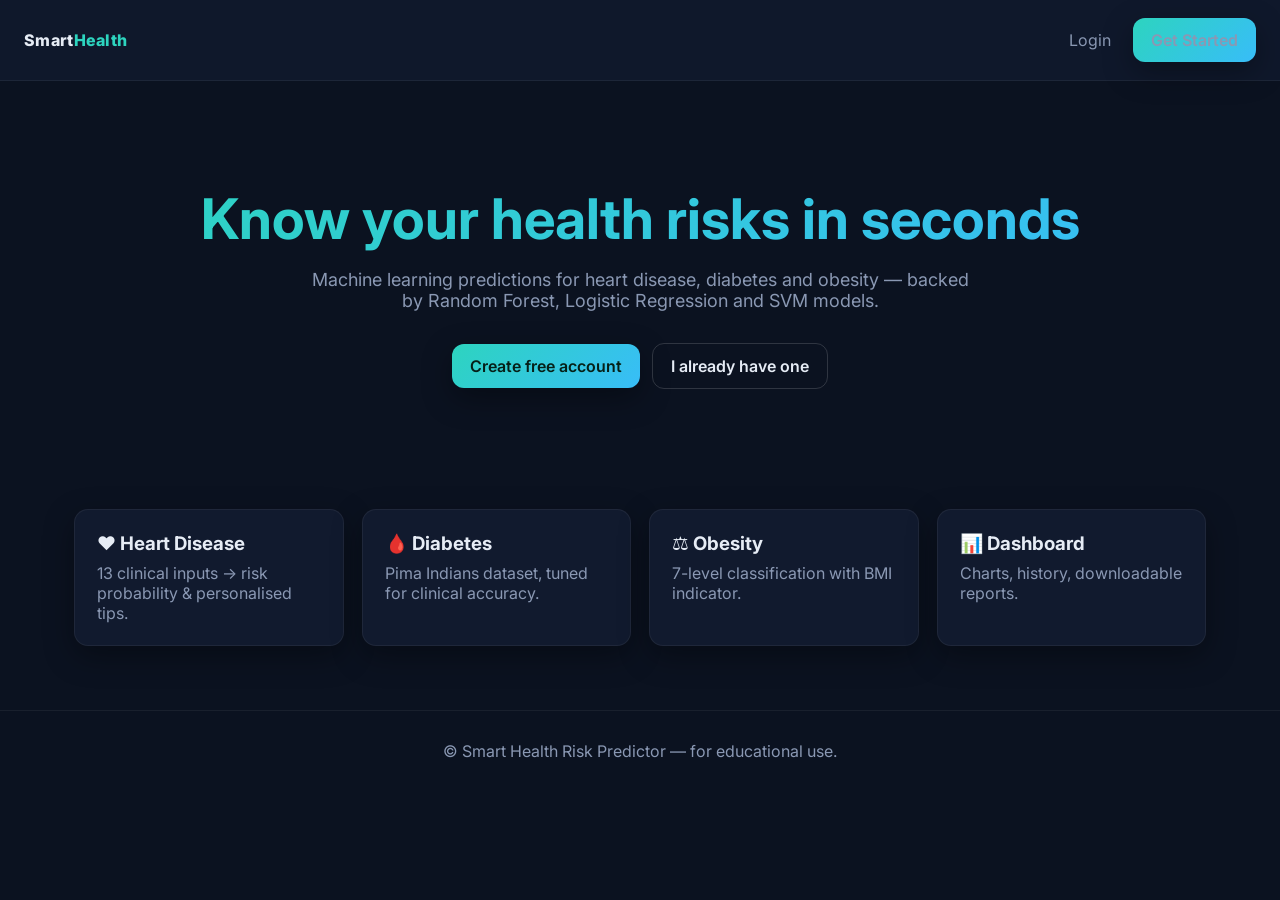
<file: frontend/index.html>
<!doctype html>
<html lang="en">
<head>
<meta charset="utf-8" />
<meta name="viewport" content="width=device-width,initial-scale=1" />
<title>Smart Health Risk Predictor</title>
<meta name="description" content="Predict heart disease, diabetes and obesity risk with machine learning." />
<link rel="preconnect" href="https://fonts.googleapis.com" />
<link href="https://fonts.googleapis.com/css2?family=Inter:wght@400;600;800&display=swap" rel="stylesheet" />
<link rel="stylesheet" href="css/style.css" />
</head>
<body>
<header class="navbar">
  <div class="brand">Smart<span>Health</span></div>
  <nav>
    <a href="login.html">Login</a>
    <a href="register.html" class="btn btn-primary">Get Started</a>
  </nav>
</header>

<main class="container">
  <section class="hero">
    <h1>Know your health risks in seconds</h1>
    <p>Machine learning predictions for heart disease, diabetes and obesity — backed by Random Forest, Logistic Regression and SVM models.</p>
    <a class="btn btn-primary" href="register.html">Create free account</a>
    &nbsp;
    <a class="btn btn-ghost" href="login.html">I already have one</a>
  </section>

  <section class="cards">
    <div class="card"><h3>❤️ Heart Disease</h3><p>13 clinical inputs → risk probability & personalised tips.</p></div>
    <div class="card"><h3>🩸 Diabetes</h3><p>Pima Indians dataset, tuned for clinical accuracy.</p></div>
    <div class="card"><h3>⚖️ Obesity</h3><p>7-level classification with BMI indicator.</p></div>
    <div class="card"><h3>📊 Dashboard</h3><p>Charts, history, downloadable reports.</p></div>
  </section>
</main>

<footer class="footer">© Smart Health Risk Predictor — for educational use.</footer>
<script src="js/config.js"></script>
</body>
</html>
</file>
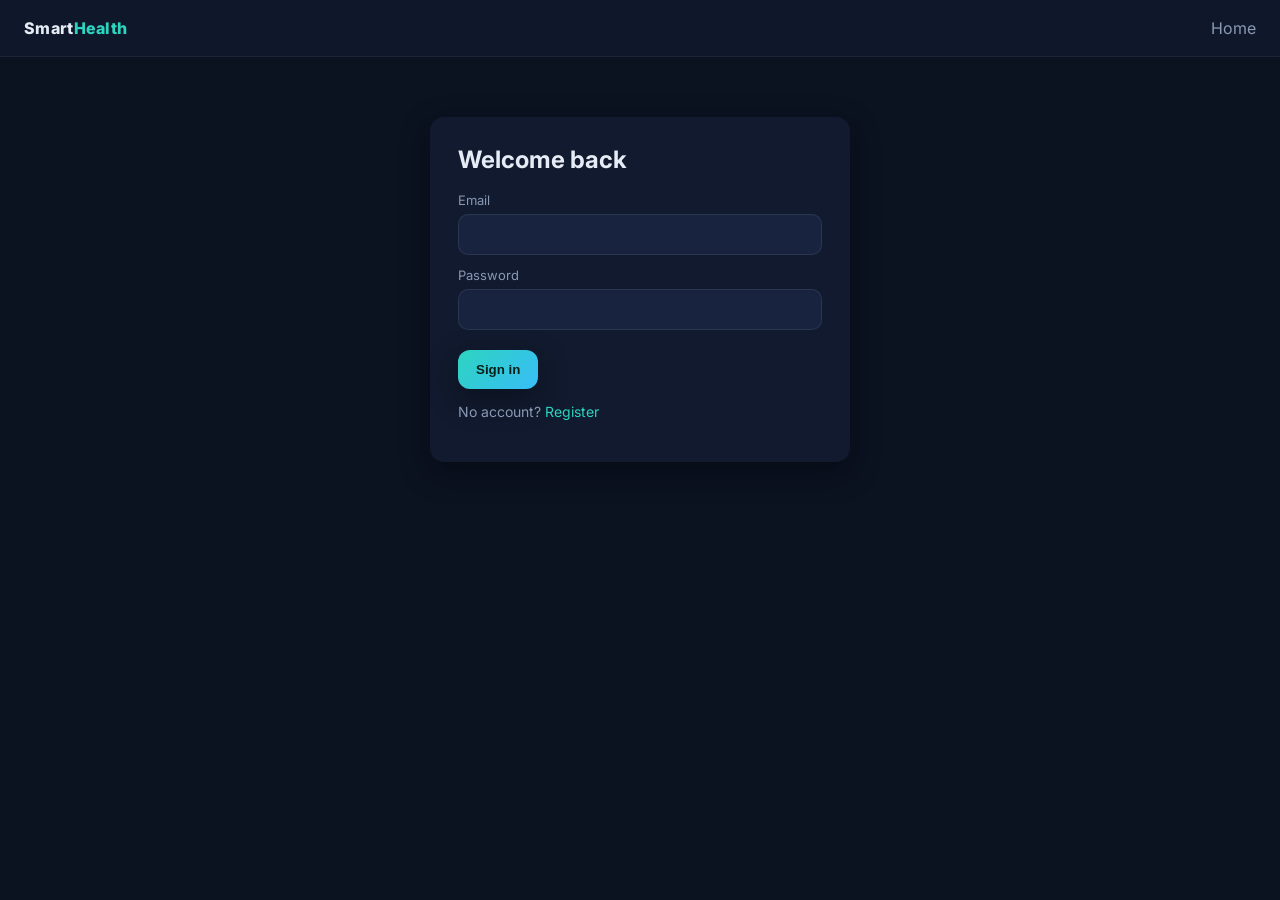
<file: frontend/login.html>
<!doctype html>
<html lang="en"><head>
<meta charset="utf-8"/><meta name="viewport" content="width=device-width,initial-scale=1"/>
<title>Login · SmartHealth</title>
<link href="https://fonts.googleapis.com/css2?family=Inter:wght@400;600;800&display=swap" rel="stylesheet"/>
<link rel="stylesheet" href="css/style.css"/>
</head><body>
<header class="navbar"><div class="brand">Smart<span>Health</span></div>
<nav><a href="index.html">Home</a></nav></header>
<form class="form" id="loginForm">
  <h2>Welcome back</h2>
  <label>Email</label><input type="email" name="email" required/>
  <label>Password</label><input type="password" name="password" required minlength="6"/>
  <div id="msg"></div>
  <br/>
  <button class="btn btn-primary" type="submit" id="submitBtn">Sign in</button>
  <p style="color:var(--muted);font-size:14px;margin-top:14px">No account? <a href="register.html">Register</a></p>
</form>
<script src="js/config.js"></script>
<script src="js/auth.js"></script>
</body></html>
</file>
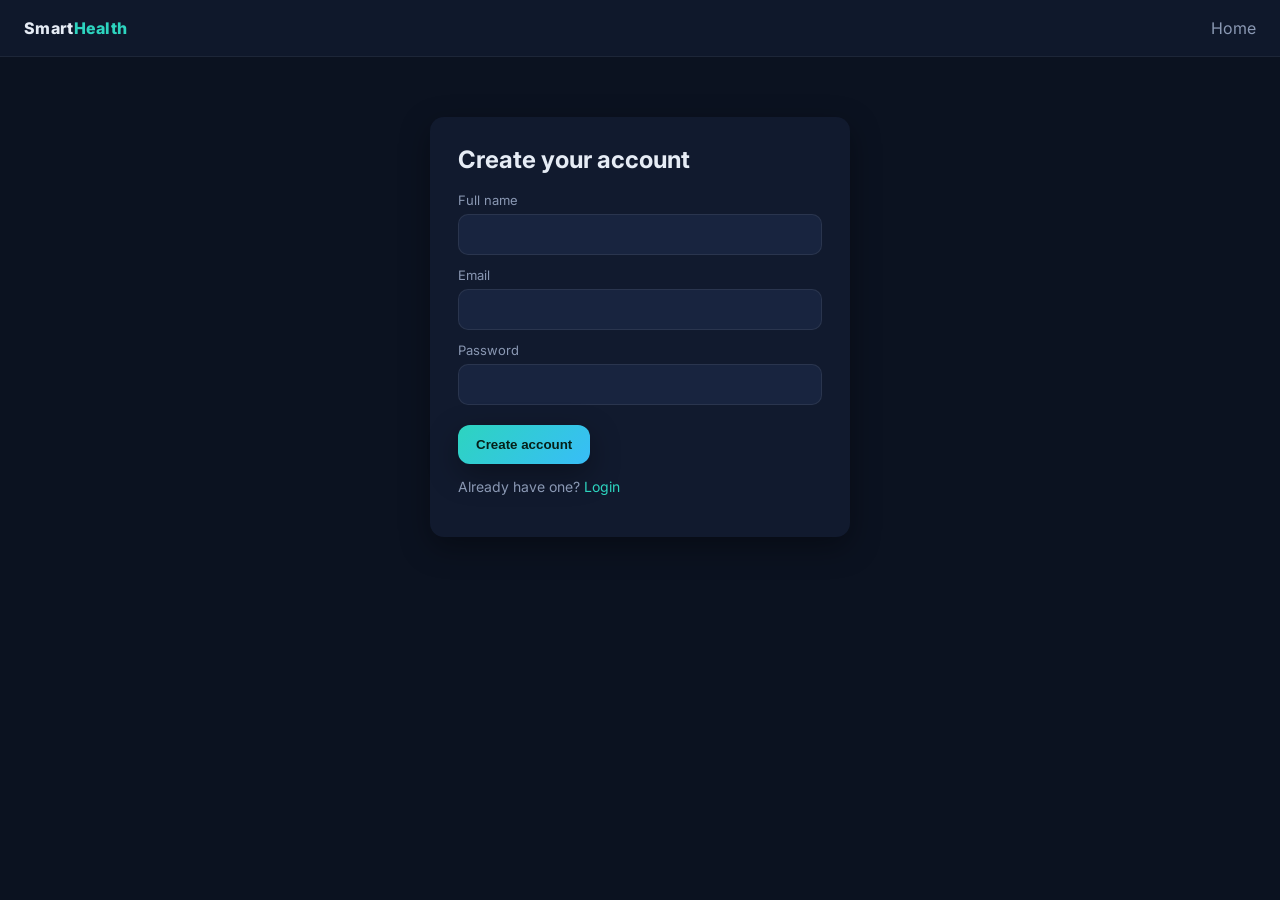
<file: frontend/register.html>
<!doctype html>
<html lang="en"><head>
<meta charset="utf-8"/><meta name="viewport" content="width=device-width,initial-scale=1"/>
<title>Register · SmartHealth</title>
<link href="https://fonts.googleapis.com/css2?family=Inter:wght@400;600;800&display=swap" rel="stylesheet"/>
<link rel="stylesheet" href="css/style.css"/>
</head><body>
<header class="navbar"><div class="brand">Smart<span>Health</span></div>
<nav><a href="index.html">Home</a></nav></header>
<form class="form" id="registerForm">
  <h2>Create your account</h2>
  <label>Full name</label><input type="text" name="name" required minlength="2"/>
  <label>Email</label><input type="email" name="email" required/>
  <label>Password</label><input type="password" name="password" required minlength="6"/>
  <div id="msg"></div><br/>
  <button class="btn btn-primary" type="submit" id="submitBtn">Create account</button>
  <p style="color:var(--muted);font-size:14px;margin-top:14px">Already have one? <a href="login.html">Login</a></p>
</form>
<script src="js/config.js"></script>
<script src="js/auth.js"></script>
</body></html>
</file>
<file: frontend/css/style.css>
:root {
  --bg: #0b1220;
  --surface: #111a2e;
  --surface-2: #18243f;
  --text: #e6ecf5;
  --muted: #8a98b3;
  --primary: #2dd4bf;
  --primary-2: #38bdf8;
  --danger: #f87171;
  --warn: #fbbf24;
  --ok: #34d399;
  --radius: 14px;
  --shadow: 0 10px 30px rgba(0,0,0,.35);
}
* { box-sizing: border-box; }
html, body { margin: 0; padding: 0; background: var(--bg); color: var(--text);
  font-family: 'Inter', system-ui, -apple-system, Segoe UI, Roboto, sans-serif; }
a { color: var(--primary); text-decoration: none; }
.container { max-width: 1180px; margin: 0 auto; padding: 24px; }
.navbar { display:flex; justify-content:space-between; align-items:center;
  padding: 18px 24px; background: rgba(17,26,46,.85); backdrop-filter: blur(8px);
  position: sticky; top:0; z-index: 10; border-bottom: 1px solid rgba(255,255,255,.06);}
.navbar .brand { font-weight: 800; letter-spacing: .3px; }
.navbar .brand span { color: var(--primary); }
.navbar nav a { margin-left: 18px; color: var(--muted); }
.navbar nav a:hover { color: var(--text); }
.btn { display:inline-block; padding: 12px 18px; border-radius: 12px; border: none;
  cursor: pointer; font-weight: 600; transition: transform .15s ease, box-shadow .15s ease; }
.btn-primary { background: linear-gradient(135deg, var(--primary), var(--primary-2));
  color: #062018; box-shadow: var(--shadow);}
.btn-primary:hover { transform: translateY(-1px); }
.btn-ghost { background: transparent; color: var(--text); border: 1px solid rgba(255,255,255,.15);}
.hero { padding: 80px 0; text-align:center; }
.hero h1 { font-size: clamp(32px, 5vw, 56px); margin: 0 0 16px;
  background: linear-gradient(135deg, var(--primary), var(--primary-2));
  -webkit-background-clip: text; background-clip: text; color: transparent; }
.hero p { color: var(--muted); max-width: 680px; margin: 0 auto 32px; font-size: 18px; }
.cards { display:grid; gap: 18px; grid-template-columns: repeat(auto-fit, minmax(260px, 1fr)); margin: 40px 0;}
.card { background: var(--surface); border: 1px solid rgba(255,255,255,.06);
  border-radius: var(--radius); padding: 22px; box-shadow: var(--shadow); transition: transform .2s ease;}
.card:hover { transform: translateY(-3px); }
.card h3 { margin: 0 0 8px; }
.card p  { margin: 0; color: var(--muted); }
.form { background: var(--surface); padding: 28px; border-radius: var(--radius);
  max-width: 420px; margin: 60px auto; box-shadow: var(--shadow); }
.form h2 { margin: 0 0 18px; }
.form label { display:block; font-size: 13px; color: var(--muted); margin: 12px 0 6px; }
.form input, .form select {
  width: 100%; padding: 12px 14px; border-radius: 10px;
  background: var(--surface-2); border: 1px solid rgba(255,255,255,.08); color: var(--text);
}
.form .row { display:grid; grid-template-columns: 1fr 1fr; gap: 12px;}
.alert { background: rgba(248,113,113,.1); color: var(--danger);
  border: 1px solid rgba(248,113,113,.3); padding: 10px 14px; border-radius: 10px; margin-top: 12px;}
.success { background: rgba(52,211,153,.1); color: var(--ok); border: 1px solid rgba(52,211,153,.3);
  padding: 10px 14px; border-radius: 10px; margin-top: 12px;}
.loading { display:inline-block; width: 18px; height: 18px; border:3px solid rgba(255,255,255,.2);
  border-top-color: var(--primary); border-radius: 50%; animation: spin 1s linear infinite; vertical-align: middle;}
@keyframes spin { to { transform: rotate(360deg);} }
.footer { text-align:center; padding: 30px; color: var(--muted); border-top: 1px solid rgba(255,255,255,.06);}
</file>
